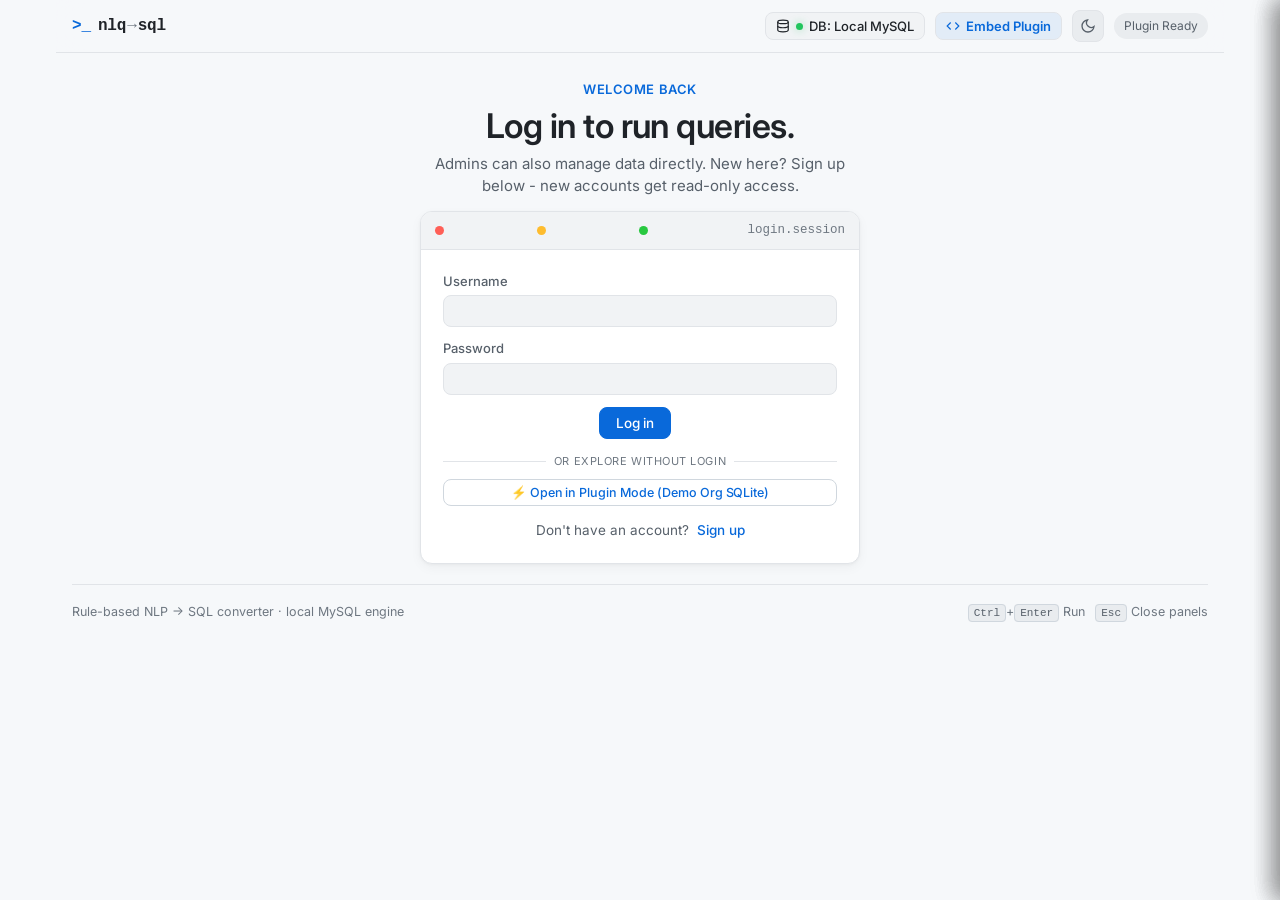
<file: frontend/index.html>
<!DOCTYPE html>
<html lang="en">
<head>
<meta charset="UTF-8">
<meta name="viewport" content="width=device-width, initial-scale=1.0">
<title>NLP to SQL Converter</title>
<link rel="preconnect" href="https://fonts.googleapis.com">
<link rel="preconnect" href="https://fonts.gstatic.com" crossorigin>
<link href="https://fonts.googleapis.com/css2?family=Inter:wght@400;500;600;700&display=swap" rel="stylesheet">
<link rel="stylesheet" href="style.css">
</head>
<body>

<div class="page">

  <header class="site-header">
    <div class="wordmark">
      <span class="wordmark-icon">&gt;_</span>
      <span>nlq<span class="wordmark-arrow">&rarr;</span>sql</span>
    </div>
    <div class="header-right">
      <button type="button" class="header-icon-btn db-source-btn" id="dbSourceBtn" title="Database / Plugin Source" onclick="toggleDrawer('dbDrawer')">
        <svg width="15" height="15" viewBox="0 0 24 24" fill="none" stroke="currentColor" stroke-width="2">
          <ellipse cx="12" cy="5" rx="9" ry="3"></ellipse>
          <path d="M21 12c0 1.66-4 3-9 3s-9-1.34-9-3"></path>
          <path d="M3 5v14c0 1.66 4 3 9 3s9-1.34 9-3V5"></path>
        </svg>
        <span class="db-status-dot active" id="dbHeaderDot"></span>
        <span id="dbSourceLabel">DB: Local MySQL</span>
      </button>
      <button type="button" class="header-icon-btn embed-toggle-btn" id="embedToggleBtn" title="Embed as Plugin in your App" onclick="toggleDrawer('embedDrawer')">
        <svg width="15" height="15" viewBox="0 0 24 24" fill="none" stroke="currentColor" stroke-width="2">
          <polyline points="16 18 22 12 16 6"></polyline>
          <polyline points="8 6 2 12 8 18"></polyline>
        </svg>
        <span>Embed Plugin</span>
      </button>
      <button type="button" class="header-icon-btn" id="schemaToggleBtn" title="Database Schema Explorer" onclick="toggleDrawer('schemaDrawer')" style="display:none;">
        <svg width="15" height="15" viewBox="0 0 24 24" fill="none" stroke="currentColor" stroke-width="2">
          <path d="M4 6h16M4 12h16M4 18h16"></path>
          <rect x="2" y="3" width="20" height="18" rx="2"></rect>
        </svg>
        <span>Schema</span>
      </button>
      <button type="button" class="header-icon-btn" id="historyToggleBtn" title="Query History" onclick="toggleDrawer('historyDrawer')" style="display:none;">
        <svg width="15" height="15" viewBox="0 0 24 24" fill="none" stroke="currentColor" stroke-width="2">
          <circle cx="12" cy="12" r="10"></circle>
          <polyline points="12 6 12 12 16 14"></polyline>
        </svg>
        <span>History</span>
      </button>
      <button type="button" class="theme-toggle-btn" id="themeToggleBtn" title="Toggle dark / light mode" onclick="toggleTheme()" aria-label="Toggle theme">
        <svg class="sun-icon" width="16" height="16" viewBox="0 0 24 24" fill="none" stroke="currentColor" stroke-width="2">
          <circle cx="12" cy="12" r="5"></circle>
          <line x1="12" y1="1" x2="12" y2="3"></line>
          <line x1="12" y1="21" x2="12" y2="23"></line>
          <line x1="4.22" y1="4.22" x2="5.64" y2="5.64"></line>
          <line x1="18.36" y1="18.36" x2="19.78" y2="19.78"></line>
          <line x1="1" y1="12" x2="3" y2="12"></line>
          <line x1="21" y1="12" x2="23" y2="12"></line>
          <line x1="4.22" y1="19.78" x2="5.64" y2="18.36"></line>
          <line x1="18.36" y1="5.64" x2="19.78" y2="4.22"></line>
        </svg>
        <svg class="moon-icon" width="16" height="16" viewBox="0 0 24 24" fill="none" stroke="currentColor" stroke-width="2">
          <path d="M21 12.79A9 9 0 1 1 11.21 3 7 7 0 0 0 21 12.79z"></path>
        </svg>
      </button>
      <span class="header-tag" id="headerTag">Plugin Ready</span>
      <div class="user-badge" id="userBadge" style="display:none;">
        <span class="user-badge-indicator"></span>
        <span id="userBadgeText"></span>
        <button type="button" class="btn btn-ghost btn-small" onclick="logout()">Log out</button>
      </div>
    </div>
  </header>

  <!-- ---------------- AUTH SCREEN ---------------- -->
  <main class="main" id="authScreen">

    <section class="hero">
      <p class="eyebrow">Welcome back</p>
      <h1>Log in to run queries.</h1>
      <p class="hero-sub">Admins can also manage data directly. New here? Sign up below - new accounts get read-only access.</p>
    </section>

    <section class="console auth-console" aria-label="Login">

      <div class="console-bar">
        <span class="dot dot-red"></span>
        <span class="dot dot-amber"></span>
        <span class="dot dot-green"></span>
        <span class="console-bar-label" id="authModeLabel">login.session</span>
      </div>

      <div class="console-body">

        <div class="field-row">
          <label class="field-label" for="authUsername">Username</label>
          <input type="text" id="authUsername" class="field-input" autocomplete="username">
        </div>

        <div class="field-row">
          <label class="field-label" for="authPassword">Password</label>
          <input type="password" id="authPassword" class="field-input" autocomplete="current-password">
        </div>

        <div class="console-actions">
          <button id="authSubmitBtn" class="btn btn-primary" onclick="submitAuth()">
            <span class="btn-label" id="authSubmitLabel">Log in</span>
          </button>
          <span id="authStatusText" class="status-text"></span>
        </div>

        <div class="auth-plugin-divider">
          <span>or explore without login</span>
        </div>
        <div class="auth-plugin-actions" style="margin-bottom: 14px;">
          <button type="button" class="btn btn-secondary btn-small" onclick="selectDbPreset('demo')" style="width:100%; justify-content:center;">
            <span>⚡ Open in Plugin Mode (Demo Org SQLite)</span>
          </button>
        </div>

        <p class="auth-toggle">
          <span id="authToggleText">Don't have an account?</span>
          <button type="button" class="link-btn" id="authToggleBtn" onclick="toggleAuthMode()">Sign up</button>
        </p>

      </div>

    </section>

  </main>

  <!-- ---------------- MAIN APP (hidden until logged in) ---------------- -->
  <main class="main" id="appSection" style="display:none;">

    <section class="hero">
      <p class="eyebrow">English in, SQL out</p>
      <h1>Ask your database a question.</h1>
      <p class="hero-sub">Type a question the way you'd ask a colleague. The converter maps it to intent, columns, and conditions, then builds the query for you.</p>
    </section>

    <section class="console" aria-label="Query console">

      <div class="console-bar">
        <div class="console-bar-left">
          <span class="dot dot-red"></span>
          <span class="dot dot-amber"></span>
          <span class="dot dot-green"></span>
          <span class="console-bar-label">query.session</span>
        </div>
        <div class="shortcut-hint">
          <span><kbd>Ctrl</kbd>+<kbd>Enter</kbd> to run</span>
        </div>
      </div>

      <div class="console-body">
        <div class="prompt-row">
          <span class="prompt-caret">&gt;</span>
          <textarea id="userInput" placeholder="e.g. show students with marks above 80" rows="2"></textarea>
          <div class="prompt-actions">
            <button type="button" class="icon-action-btn" id="clearInputBtn" onclick="clearInput()" title="Clear prompt (Esc)" style="display:none;">
              <svg width="14" height="14" viewBox="0 0 24 24" fill="none" stroke="currentColor" stroke-width="2">
                <line x1="18" y1="6" x2="6" y2="18"></line>
                <line x1="6" y1="6" x2="18" y2="18"></line>
              </svg>
            </button>
            <button type="button" class="mic-btn" id="micBtn" onclick="toggleMic()" title="Speak your question">
              <svg width="18" height="18" viewBox="0 0 24 24" fill="none" stroke="currentColor" stroke-width="2">
                <path d="M12 1a3 3 0 0 0-3 3v8a3 3 0 0 0 6 0V4a3 3 0 0 0-3-3z"></path>
                <path d="M19 10v2a7 7 0 0 1-14 0v-2"></path>
                <line x1="12" y1="19" x2="12" y2="23"></line>
                <line x1="8" y1="23" x2="16" y2="23"></line>
              </svg>
            </button>
          </div>
        </div>

        <div class="query-progress-bar" id="queryProgressBar" style="display:none;">
          <div class="progress-indicator"></div>
        </div>

        <div class="console-actions">
          <button id="runBtn" class="btn btn-primary" onclick="showSQL()">
            <span class="btn-label">Run query</span>
            <svg class="btn-icon" width="14" height="14" viewBox="0 0 24 24" fill="none" stroke="currentColor" stroke-width="2.5">
              <polygon points="5 3 19 12 5 21 5 3"></polygon>
            </svg>
          </button>
          <button type="button" id="doneBtn" class="btn btn-secondary" onclick="finishAndClearQuery()" title="Finish and clear query prompt for new search">
            <svg width="14" height="14" viewBox="0 0 24 24" fill="none" stroke="currentColor" stroke-width="2.5">
              <polyline points="20 6 9 17 4 12"></polyline>
            </svg>
            <span>Done / Clear</span>
          </button>
          <span id="statusText" class="status-text"></span>
        </div>

        <div class="chips-container">
          <span class="chips-label">Sample queries:</span>
          <div class="chips" id="chips">
            <button type="button" class="chip" data-q="show all courses">show all courses</button>
            <button type="button" class="chip" data-q="show marks above 60">marks above 60</button>
            <button type="button" class="chip" data-q="show students with marks above 80">students with marks above 80</button>
            <button type="button" class="chip" data-q="average marks per subject">average marks per subject</button>
            <button type="button" class="chip" data-q="show project names along with their lead employees">projects and their leads</button>
          </div>
        </div>
      </div>

    </section>

    <section class="sql-box" id="sqlSection">
      <div class="panel-head">
        <div class="panel-head-left">
          <h3>Generated SQL</h3>
          <span id="executionTimeBadge" class="time-badge" style="display:none;"></span>
        </div>
        <div class="panel-head-right">
          <span id="sqlSourceBadge" class="source-badge" style="display:none;"></span>
          <button type="button" class="btn btn-ghost btn-small" id="formatBtn" onclick="formatCurrentSQL()" title="Format SQL layout">
            <svg width="12" height="12" viewBox="0 0 24 24" fill="none" stroke="currentColor" stroke-width="2"><line x1="21" y1="10" x2="3" y2="10"></line><line x1="21" y1="6" x2="3" y2="6"></line><line x1="21" y1="14" x2="3" y2="14"></line><line x1="21" y1="18" x2="3" y2="18"></line></svg>
            Format
          </button>
          <button type="button" class="btn btn-ghost btn-small" id="explainBtn" onclick="toggleExplainSQL()" title="Explain this query">
            <svg width="12" height="12" viewBox="0 0 24 24" fill="none" stroke="currentColor" stroke-width="2"><circle cx="12" cy="12" r="10"></circle><line x1="12" y1="16" x2="12" y2="12"></line><line x1="12" y1="8" x2="12.01" y2="8"></line></svg>
            Explain
          </button>
          <button type="button" class="btn btn-ghost btn-small" id="copyBtn" onclick="copySQL()">
            <svg width="12" height="12" viewBox="0 0 24 24" fill="none" stroke="currentColor" stroke-width="2"><rect x="9" y="9" width="13" height="13" rx="2" ry="2"></rect><path d="M5 15H4a2 2 0 0 1-2-2V4a2 2 0 0 1 2-2h9a2 2 0 0 1 2 2v1"></path></svg>
            Copy
          </button>
        </div>
      </div>

      <div class="sql-code-container">
        <pre class="query" id="queryOutput"></pre>
      </div>

      <div id="queryExplanationBox" class="query-explanation-box" style="display:none;">
        <div class="explanation-title">
          <svg width="14" height="14" viewBox="0 0 24 24" fill="none" stroke="currentColor" stroke-width="2"><circle cx="12" cy="12" r="10"></circle><line x1="12" y1="16" x2="12" y2="12"></line><line x1="12" y1="8" x2="12.01" y2="8"></line></svg>
          <span>Query Analysis</span>
        </div>
        <div class="explanation-content" id="queryExplanationContent"></div>
      </div>

      <div class="sql-footer-bar">
        <button class="btn btn-secondary" onclick="showOutput()">Show output</button>
        <label class="auto-output-toggle">
          <input type="checkbox" id="autoShowOutputToggle" checked>
          <span>Auto-display results</span>
        </label>
      </div>
    </section>

    <section class="output-box" id="outputSection">
      <div class="panel-head output-panel-head">
        <div class="panel-head-left">
          <h3>Query result</h3>
          <span class="row-count" id="rowCount"></span>
        </div>
        <div class="table-tools">
          <div class="table-search-wrap">
            <svg width="13" height="13" viewBox="0 0 24 24" fill="none" stroke="currentColor" stroke-width="2"><circle cx="11" cy="11" r="8"></circle><line x1="21" y1="21" x2="16.65" y2="16.65"></line></svg>
            <input type="text" id="tableSearchInput" placeholder="Filter rows..." oninput="filterResultsTable(this.value)">
          </div>
          <button type="button" class="btn btn-ghost btn-small" onclick="exportToCSV()" title="Export results as CSV file">
            <svg width="12" height="12" viewBox="0 0 24 24" fill="none" stroke="currentColor" stroke-width="2"><path d="M21 15v4a2 2 0 0 1-2 2H5a2 2 0 0 1-2-2v-4"></path><polyline points="7 10 12 15 17 10"></polyline><line x1="12" y1="15" x2="12" y2="3"></line></svg>
            CSV
          </button>
          <button type="button" class="btn btn-ghost btn-small" onclick="exportToJSON()" title="Export results as JSON file">
            <svg width="12" height="12" viewBox="0 0 24 24" fill="none" stroke="currentColor" stroke-width="2"><path d="M21 15v4a2 2 0 0 1-2 2H5a2 2 0 0 1-2-2v-4"></path><polyline points="7 10 12 15 17 10"></polyline><line x1="12" y1="15" x2="12" y2="3"></line></svg>
            JSON
          </button>
          <button type="button" class="btn btn-ghost btn-small" id="copyTableBtn" onclick="copyTableData()" title="Copy table to clipboard">
            <svg width="12" height="12" viewBox="0 0 24 24" fill="none" stroke="currentColor" stroke-width="2"><rect x="9" y="9" width="13" height="13" rx="2" ry="2"></rect><path d="M5 15H4a2 2 0 0 1-2-2V4a2 2 0 0 1 2-2h9a2 2 0 0 1 2 2v1"></path></svg>
            Copy
          </button>
        </div>
      </div>
      <div class="table-wrap">
        <table id="resultsTable"></table>
      </div>
      <div id="noResultsFiltered" class="empty-table-state" style="display:none;">
        <p>No rows match your filter keyword.</p>
      </div>
    </section>

    <!-- Query feedback chatbot: appears after a query has been run, asks
         whether the result is satisfactory, and lets the user refine it
         with follow-up feedback instead of re-typing the whole question. -->
    <section class="chat-box" id="chatSection" style="display:none;">
      <div class="panel-head">
        <div class="panel-head-left">
          <h3>Refine this result</h3>
          <span class="agent-pill">Iterative Agent</span>
        </div>
      </div>

      <div class="chat-log" id="chatLog"></div>

      <div class="chat-satisfaction" id="chatSatisfaction">
        <p class="chat-prompt">Does this query and output satisfy you?</p>
        <div class="chat-satisfaction-buttons">
          <button type="button" class="btn btn-primary btn-small" onclick="handleSatisfaction(true)">
            <svg width="12" height="12" viewBox="0 0 24 24" fill="none" stroke="currentColor" stroke-width="2.5"><polyline points="20 6 9 17 4 12"></polyline></svg>
            Yes, looks good (Done)
          </button>
          <button type="button" class="btn btn-ghost btn-small" onclick="handleSatisfaction(false)">No, refine it</button>
        </div>
      </div>

      <div class="chat-feedback-input" id="chatFeedbackInput" style="display:none;">
        <div class="quick-refine-pills">
          <span class="quick-refine-hint">Suggestions:</span>
          <div class="quick-pills-wrap" id="quickPillsWrap">
            <button type="button" class="quick-pill" onclick="applyQuickRefine('sort by marks descending')">sort descending</button>
            <button type="button" class="quick-pill" onclick="applyQuickRefine('limit to 5')">limit 5</button>
            <button type="button" class="quick-pill" onclick="applyQuickRefine('only show name and marks')">show key columns</button>
            <button type="button" class="quick-pill" onclick="applyQuickRefine('group by subject')">group by subject</button>
          </div>
        </div>
        <textarea id="chatFeedbackText" rows="2" placeholder="e.g. only show name and marks / sort by budget descending / show only employees from Bangalore"></textarea>
        <div class="console-actions">
          <button type="button" class="btn btn-primary btn-small" id="chatSubmitBtn" onclick="submitChatFeedback()">Send</button>
          <span id="chatStatusText" class="status-text"></span>
        </div>
      </div>
    </section>

    <!-- Admin panel -->
    <section class="admin-box" id="adminSection" style="display:none;">
      <div class="panel-head">
        <h3>Admin</h3>
      </div>

      <div class="admin-tabs" id="adminTabs">
        <button type="button" class="admin-tab active" data-tab="insert">Insert</button>
        <button type="button" class="admin-tab" data-tab="update">Update</button>
        <button type="button" class="admin-tab" data-tab="delete">Delete</button>
        <button type="button" class="admin-tab" data-tab="column">Add Column</button>
        <button type="button" class="admin-tab" data-tab="table">Add Table</button>
        <button type="button" class="admin-tab" data-tab="droptable">Delete Table</button>
      </div>

      <div class="field-row" id="adminTableSelectRow">
        <label class="field-label" for="adminTableSelect">Table</label>
        <select id="adminTableSelect" class="field-input"></select>
      </div>

      <!-- INSERT panel -->
      <div class="admin-panel" id="adminPanelInsert">
        <div id="insertFields"></div>
        <div class="console-actions">
          <button class="btn btn-primary" onclick="submitInsert()">
            <span class="btn-label">Insert row</span>
          </button>
          <span id="insertStatus" class="status-text"></span>
        </div>
      </div>

      <!-- UPDATE panel -->
      <div class="admin-panel" id="adminPanelUpdate" style="display:none;">
        <p class="field-note">Enter a Row ID or any column value below to auto-fill the record before editing.</p>
        <div class="field-row">
          <label class="field-label" for="updateId">Row ID</label>
          <input type="text" id="updateId" class="field-input" placeholder="e.g. 1">
        </div>
        <div id="updateFields"></div>
        <div class="console-actions">
          <button class="btn btn-primary" onclick="submitUpdate()">
            <span class="btn-label">Update row</span>
          </button>
          <button type="button" class="btn btn-ghost" onclick="clearUpdateForm()">Clear form</button>
          <span id="updateStatus" class="status-text"></span>
        </div>
      </div>

      <!-- DELETE panel -->
      <div class="admin-panel" id="adminPanelDelete" style="display:none;">
        <p class="field-note">Enter a Row ID or any column value below to auto-fill matching records and delete.</p>
        <div class="field-row">
          <label class="field-label" for="deleteId">Row ID</label>
          <input type="text" id="deleteId" class="field-input" placeholder="e.g. 1">
        </div>
        <div id="deleteFields"></div>
        <div class="console-actions">
          <button class="btn btn-secondary btn-danger" onclick="submitDelete()">
            <span class="btn-label">Delete row</span>
          </button>
          <button type="button" class="btn btn-ghost" onclick="clearDeleteForm()">Clear form</button>
          <span id="deleteStatus" class="status-text"></span>
        </div>
      </div>

      <!-- ADD COLUMN panel -->
      <div class="admin-panel" id="adminPanelColumn" style="display:none;">
        <div class="field-row">
          <label class="field-label" for="newColumnName">Column name</label>
          <input type="text" id="newColumnName" class="field-input" placeholder="e.g. bonus">
        </div>

        <div class="field-row">
          <label class="field-label" for="newColumnType">Column type</label>
          <input type="text" id="newColumnType" class="field-input" placeholder="e.g. VARCHAR(255), INT, DATE">
        </div>

        <div class="field-row">
          <label class="field-label" for="newColumnDefault">Default value (optional)</label>
          <input type="text" id="newColumnDefault" class="field-input">
        </div>

        <div class="field-row field-row-checkbox">
          <label class="field-label checkbox-label">
            <input type="checkbox" id="newColumnNullable" checked>
            Allow NULL
          </label>
        </div>

        <div class="console-actions">
          <button class="btn btn-primary" onclick="submitAddColumn()">
            <span class="btn-label">Add column</span>
          </button>
          <span id="columnStatus" class="status-text"></span>
        </div>
      </div>

      <!-- ADD TABLE panel -->
      <div class="admin-panel" id="adminPanelTable" style="display:none;">
        <div class="field-row">
          <label class="field-label" for="newTableName">Table name</label>
          <input type="text" id="newTableName" class="field-input" placeholder="e.g. products">
        </div>

        <p class="field-note">Every table gets an auto-incrementing <code>id</code> column automatically. Add any other columns below (optional - you can also add them later from the "Add Column" tab).</p>

        <div id="newTableColumns"></div>

        <button type="button" class="btn btn-ghost btn-small" onclick="addTableColumnRow()">+ Add column</button>

        <div class="console-actions">
          <button class="btn btn-primary" onclick="submitCreateTable()">
            <span class="btn-label">Create table</span>
          </button>
          <span id="tableStatus" class="status-text"></span>
        </div>
      </div>

      <!-- DELETE TABLE panel -->
      <div class="admin-panel" id="adminPanelDropTable" style="display:none;">
        <p class="field-note field-note-warning">
          This permanently deletes <strong id="dropTableTargetName">this table</strong> and every row in it. This can't be undone.
        </p>

        <div class="field-row">
          <label class="field-label" for="dropTableConfirmInput">Type the table name to confirm</label>
          <input type="text" id="dropTableConfirmInput" class="field-input" placeholder="table name" autocomplete="off">
        </div>

        <div class="console-actions">
          <button class="btn btn-secondary btn-danger" onclick="submitDropTable()">
            <span class="btn-label">Delete table</span>
          </button>
          <span id="dropTableStatus" class="status-text"></span>
        </div>
      </div>

    </section>

  </main>

  <footer class="site-footer">
    <div class="footer-content">
      <span>Rule-based NLP &rarr; SQL converter &middot; local MySQL engine</span>
      <div class="footer-shortcuts">
        <span><kbd>Ctrl</kbd>+<kbd>Enter</kbd> Run</span>
        <span><kbd>Esc</kbd> Close panels</span>
      </div>
    </div>
  </footer>

</div>

<!-- ---------------- SCHEMA EXPLORER DRAWER ---------------- -->
<aside class="drawer" id="schemaDrawer" aria-label="Database Schema">
  <div class="drawer-header">
    <div class="drawer-title-group">
      <svg width="18" height="18" viewBox="0 0 24 24" fill="none" stroke="currentColor" stroke-width="2">
        <path d="M4 6h16M4 12h16M4 18h16"></path>
        <rect x="2" y="3" width="20" height="18" rx="2"></rect>
      </svg>
      <h3>Database Schema</h3>
    </div>
    <button type="button" class="drawer-close-btn" onclick="closeDrawer('schemaDrawer')" title="Close">&times;</button>
  </div>
  <div class="drawer-body">
    <div class="drawer-search-wrap">
      <svg width="14" height="14" viewBox="0 0 24 24" fill="none" stroke="currentColor" stroke-width="2"><circle cx="11" cy="11" r="8"></circle><line x1="21" y1="21" x2="16.65" y2="16.65"></line></svg>
      <input type="text" id="schemaSearchInput" placeholder="Search tables or columns..." oninput="filterSchemaTree(this.value)">
    </div>
    <p class="drawer-tip">Click any table or column name below to insert it into your prompt.</p>
    <div class="schema-tree" id="schemaTree">
      <div class="schema-loading">Loading schema...</div>
    </div>
  </div>
</aside>

<!-- ---------------- QUERY HISTORY DRAWER ---------------- -->
<aside class="drawer" id="historyDrawer" aria-label="Query History">
  <div class="drawer-header">
    <div class="drawer-title-group">
      <svg width="18" height="18" viewBox="0 0 24 24" fill="none" stroke="currentColor" stroke-width="2">
        <circle cx="12" cy="12" r="10"></circle>
        <polyline points="12 6 12 12 16 14"></polyline>
      </svg>
      <h3>Query History</h3>
    </div>
    <div class="drawer-header-actions">
      <button type="button" class="btn btn-ghost btn-small" onclick="clearQueryHistory()">Clear</button>
      <button type="button" class="drawer-close-btn" onclick="closeDrawer('historyDrawer')" title="Close">&times;</button>
    </div>
  </div>
  <div class="drawer-body">
    <div class="history-list" id="historyList">
      <div class="empty-history-text">No queries executed yet.</div>
    </div>
  </div>
</aside>

<!-- ---------------- DATABASE / PLUGIN DRAWER ---------------- -->
<aside class="drawer drawer-wide" id="dbDrawer" aria-label="Database Settings">
  <div class="drawer-header">
    <div class="drawer-title-group">
      <svg width="18" height="18" viewBox="0 0 24 24" fill="none" stroke="currentColor" stroke-width="2">
        <ellipse cx="12" cy="5" rx="9" ry="3"></ellipse>
        <path d="M21 12c0 1.66-4 3-9 3s-9-1.34-9-3"></path>
        <path d="M3 5v14c0 1.66 4 3 9 3s9-1.34 9-3V5"></path>
      </svg>
      <h3>Database & Plugin Source</h3>
    </div>
    <button type="button" class="drawer-close-btn" onclick="closeDrawer('dbDrawer')" title="Close">&times;</button>
  </div>
  <div class="drawer-body">
    <p class="drawer-tip">Select which database your natural language queries run against. External databases use the dynamic AI engine.</p>
    
    <div class="db-source-card" id="dbStatusCard">
      <div class="db-source-header">
        <span class="db-indicator active" id="dbActiveDot"></span>
        <strong id="dbActiveTitle">Local MySQL Database</strong>
        <span class="db-pill" id="dbActivePill">Default</span>
      </div>
      <p class="db-source-meta" id="dbActiveMeta">Connected to demo schema (students, faculty, courses, projects).</p>
    </div>

    <div class="db-presets-group">
      <label class="field-label">Quick Presets</label>
      <div class="db-presets-buttons">
        <button type="button" class="btn btn-secondary btn-small preset-btn active" id="presetLocalBtn" onclick="selectDbPreset('local')">
          <span>● Local MySQL</span>
        </button>
        <button type="button" class="btn btn-secondary btn-small preset-btn" id="presetDemoBtn" onclick="selectDbPreset('demo')">
          <span>⚡ Org Demo (SQLite)</span>
        </button>
      </div>
    </div>

    <div class="db-config-section">
      <label class="field-label">Custom Organization Database</label>
      
      <div class="field-row">
        <label class="field-label-sm" for="dbTenantKey">Organization API Key</label>
        <input type="text" id="dbTenantKey" class="field-input" placeholder="e.g. demo, acme_corp" value="demo">
        <span class="field-hint">Configured server-side in <code>PLUGIN_TENANTS</code>.</span>
      </div>

      <div class="field-row" style="margin-top: 10px;">
        <label class="field-label-sm" for="dbCustomUrl">Direct Connection URI (Optional)</label>
        <input type="text" id="dbCustomUrl" class="field-input" placeholder="e.g. sqlite:///data.db or postgresql://user:pass@host/db">
        <span class="field-hint">Supports SQLite, PostgreSQL, MySQL via SQLAlchemy.</span>
      </div>

      <div class="db-action-row">
        <button type="button" class="btn btn-primary btn-small" id="dbConnectBtn" onclick="testAndApplyDbConnection()">
          <span id="dbConnectLabel">Connect & Switch</span>
        </button>
        <span id="dbConnectStatus" class="status-text"></span>
      </div>
    </div>

    <div class="db-info-box">
      <strong>🔒 Enterprise Security:</strong>
      <ul>
        <li>Strict read-only safety: <code>SELECT</code> queries only.</li>
        <li>Destructive commands (DROP, DELETE, UPDATE) are blocked.</li>
        <li>Schema is discovered dynamically without saving raw records.</li>
      </ul>
    </div>
  </div>
</aside>

<!-- ---------------- EMBED PLUGIN DRAWER ---------------- -->
<aside class="drawer drawer-wide" id="embedDrawer" aria-label="Embed Plugin">
  <div class="drawer-header">
    <div class="drawer-title-group">
      <svg width="18" height="18" viewBox="0 0 24 24" fill="none" stroke="currentColor" stroke-width="2">
        <polyline points="16 18 22 12 16 6"></polyline>
        <polyline points="8 6 2 12 8 18"></polyline>
      </svg>
      <h3>Embed as Plugin</h3>
    </div>
    <button type="button" class="drawer-close-btn" onclick="closeDrawer('embedDrawer')" title="Close">&times;</button>
  </div>
  <div class="drawer-body">
    <p class="drawer-tip">Embed this natural language query assistant directly into your company portal or internal website.</p>

    <div class="embed-section">
      <div class="embed-section-title">
        <strong>1. Drop-in HTML Widget</strong>
        <span class="db-pill">Zero dependencies</span>
      </div>
      <p class="embed-section-sub">Add this single <code>&lt;script&gt;</code> tag to any page. It adds a floating, branded query widget.</p>
      
      <div class="code-snippet-wrap">
        <pre><code id="embedScriptCode">&lt;!-- NLP to SQL Assistant Widget --&gt;
&lt;script 
  src="http://127.0.0.1:5000/static/nlp-widget.js" 
  data-api-base="http://127.0.0.1:5000" 
  data-api-key="demo" 
  data-title="Data Assistant" 
  data-theme="auto"&gt;
&lt;/script&gt;</code></pre>
        <button type="button" class="btn btn-ghost btn-small copy-btn" onclick="copyEmbedSnippet('embedScriptCode', this)">Copy Widget Code</button>
      </div>

      <div style="margin-top: 12px;">
        <a href="/plugin/demo" target="_blank" class="btn btn-secondary btn-small" style="display:inline-flex; align-items:center; gap:6px; text-decoration:none;">
          <svg width="13" height="13" viewBox="0 0 24 24" fill="none" stroke="currentColor" stroke-width="2"><path d="M18 13v6a2 2 0 0 1-2 2H5a2 2 0 0 1-2-2V8a2 2 0 0 1 2-2h6"></path><polyline points="15 3 21 3 21 9"></polyline><line x1="10" y1="14" x2="21" y2="3"></line></svg>
          <span>Launch Live Widget Demo</span>
        </a>
      </div>
    </div>

    <div class="embed-section" style="margin-top: 20px;">
      <div class="embed-section-title">
        <strong>2. Headless REST API</strong>
        <span class="db-pill">cURL / Backend</span>
      </div>
      <p class="embed-section-sub">Query your database programmatically from your backend, microservice, or React/Vue app.</p>
      
      <div class="code-snippet-wrap">
        <pre><code id="embedCurlCode">curl -X POST http://127.0.0.1:5000/api/v1/plugin/query \
  -H "Content-Type: application/json" \
  -H "X-API-Key: demo" \
  -d '{"question": "show all employees with salary above 80000"}'</code></pre>
        <button type="button" class="btn btn-ghost btn-small copy-btn" onclick="copyEmbedSnippet('embedCurlCode', this)">Copy cURL</button>
      </div>
    </div>

    <div class="embed-section" style="margin-top: 20px;">
      <div class="embed-section-title">
        <strong>3. Supported Databases</strong>
      </div>
      <div class="db-dialect-tags">
        <span class="dialect-tag">PostgreSQL</span>
        <span class="dialect-tag">MySQL</span>
        <span class="dialect-tag">SQLite</span>
        <span class="dialect-tag">MS SQL Server</span>
        <span class="dialect-tag">Snowflake</span>
        <span class="dialect-tag">MariaDB</span>
      </div>
    </div>
  </div>
</aside>

<div class="drawer-backdrop" id="drawerBackdrop" onclick="closeAllDrawers()"></div>
<div class="toast" id="toastNotification"></div>

<script src="script.js"></script>
</body>
</html>
</file>
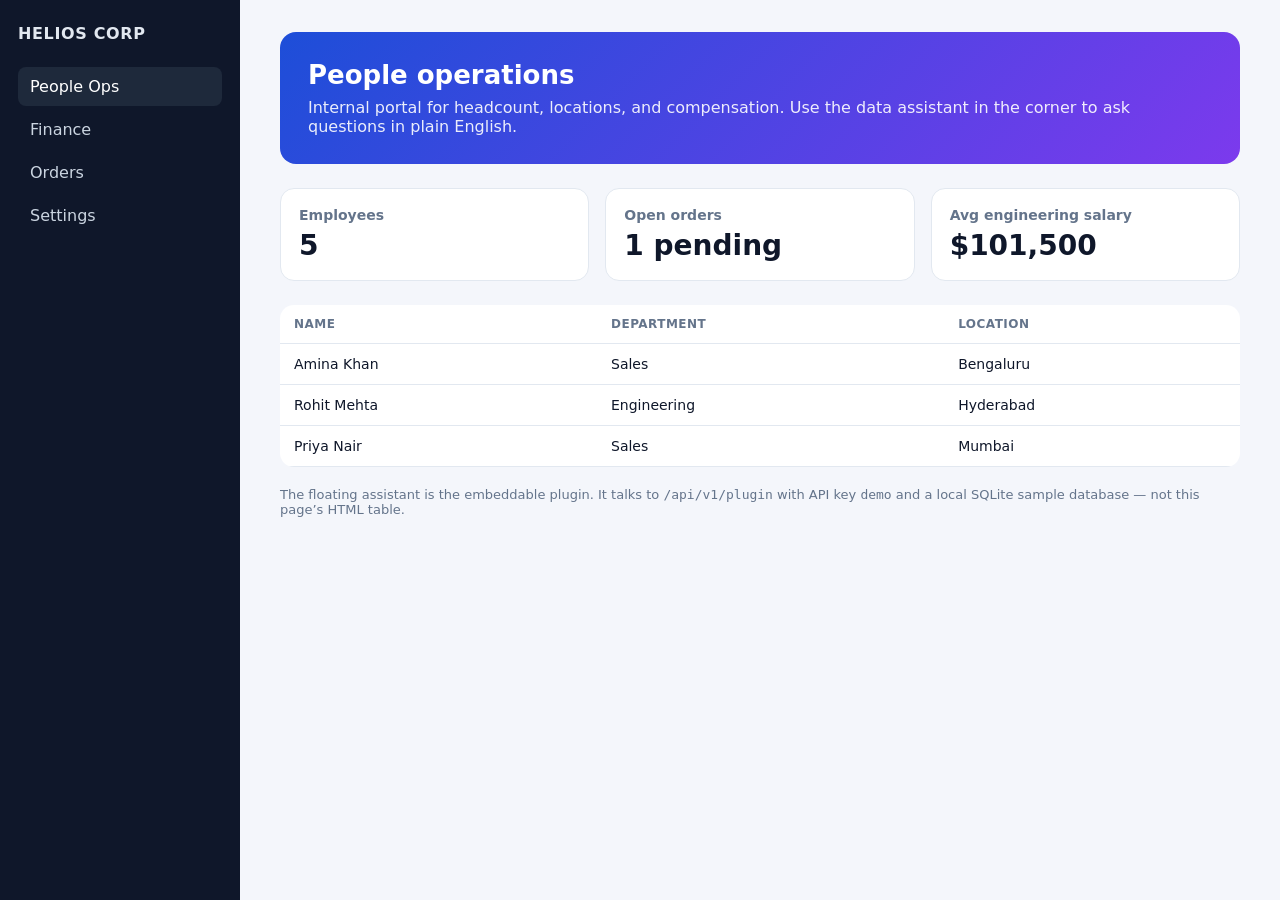
<file: frontend/widget/demo.html>
<!DOCTYPE html>
<html lang="en">
<head>
  <meta charset="UTF-8" />
  <meta name="viewport" content="width=device-width, initial-scale=1.0" />
  <title>Helios Corp · People Ops</title>
  <style>
    :root { --bg:#f4f6fb; --card:#fff; --ink:#0f172a; --muted:#64748b; --line:#e2e8f0; --brand:#1d4ed8; }
    * { box-sizing: border-box; }
    body { margin: 0; font-family: Inter, Segoe UI, system-ui, sans-serif; background: var(--bg); color: var(--ink); }
    .shell { display: grid; grid-template-columns: 240px 1fr; min-height: 100vh; }
    aside { background: #0f172a; color: #e2e8f0; padding: 24px 18px; }
    aside h1 { font-size: 16px; margin: 0 0 24px; letter-spacing: .04em; }
    aside a { display: block; color: #cbd5e1; text-decoration: none; padding: 10px 12px; border-radius: 8px; margin-bottom: 4px; }
    aside a.active, aside a:hover { background: #1e293b; color: #fff; }
    main { padding: 32px 40px; }
    .hero { background: linear-gradient(135deg, #1d4ed8, #7c3aed); color: #fff; border-radius: 16px; padding: 28px; margin-bottom: 24px; }
    .hero h2 { margin: 0 0 8px; font-size: 26px; }
    .hero p { margin: 0; opacity: .9; }
    .grid { display: grid; grid-template-columns: repeat(3, 1fr); gap: 16px; }
    .card { background: var(--card); border: 1px solid var(--line); border-radius: 14px; padding: 18px; }
    .card h3 { margin: 0 0 6px; font-size: 14px; color: var(--muted); font-weight: 600; }
    .card strong { font-size: 28px; }
    table { width: 100%; border-collapse: collapse; margin-top: 24px; background: var(--card); border-radius: 14px; overflow: hidden; }
    th, td { text-align: left; padding: 12px 14px; border-bottom: 1px solid var(--line); font-size: 14px; }
    th { color: var(--muted); font-size: 12px; text-transform: uppercase; letter-spacing: .04em; }
    .hint { margin-top: 20px; color: var(--muted); font-size: 13px; }
    @media (max-width: 900px) {
      .shell { grid-template-columns: 1fr; }
      aside { display: none; }
      .grid { grid-template-columns: 1fr; }
    }
  </style>
</head>
<body>
  <div class="shell">
    <aside>
      <h1>HELIOS CORP</h1>
      <a class="active" href="#">People Ops</a>
      <a href="#">Finance</a>
      <a href="#">Orders</a>
      <a href="#">Settings</a>
    </aside>
    <main>
      <div class="hero">
        <h2>People operations</h2>
        <p>Internal portal for headcount, locations, and compensation. Use the data assistant in the corner to ask questions in plain English.</p>
      </div>
      <div class="grid">
        <div class="card"><h3>Employees</h3><strong>5</strong></div>
        <div class="card"><h3>Open orders</h3><strong>1 pending</strong></div>
        <div class="card"><h3>Avg engineering salary</h3><strong>$101,500</strong></div>
      </div>
      <table>
        <thead>
          <tr><th>Name</th><th>Department</th><th>Location</th></tr>
        </thead>
        <tbody>
          <tr><td>Amina Khan</td><td>Sales</td><td>Bengaluru</td></tr>
          <tr><td>Rohit Mehta</td><td>Engineering</td><td>Hyderabad</td></tr>
          <tr><td>Priya Nair</td><td>Sales</td><td>Mumbai</td></tr>
        </tbody>
      </table>
      <p class="hint">The floating assistant is the embeddable plugin. It talks to <code>/api/v1/plugin</code> with API key <code>demo</code> and a local SQLite sample database — not this page’s HTML table.</p>
    </main>
  </div>

  <script
    src="http://localhost:5000/static/nlp-widget.js"
    data-api-base="http://localhost:5000"
    data-api-key="demo"
    data-title="Helios Data Assistant"
    data-theme="auto">
  </script>
</body>
</html>
</file>
<file: frontend/style.css>
:root {
  --bg: #f6f8fa;
  --panel: #ffffff;
  --panel-alt: #f1f3f5;
  --panel-alt-2: #e9ecef;
  --border: #d0d7de;
  --border-soft: #e1e4e8;
  --text: #1f2328;
  --text-muted: #57606a;
  --text-dim: #6e7781;
  --accent: #0969da;
  --accent-hover: #085cc0;
  --accent-dim: #054da0;
  --accent-soft: rgba(9, 105, 218, 0.08);
  --teal: #1a7f37;
  --teal-soft: rgba(26, 127, 55, 0.1);
  --error: #cf222e;
  --error-soft: rgba(207, 34, 46, 0.08);
  --font-sans: -apple-system, BlinkMacSystemFont, "Segoe UI", "SF Pro Display", "Inter", Helvetica, Arial, sans-serif;
  --font-mono: ui-monospace, "SF Mono", "SFMono-Regular", Menlo, Consolas, "Liberation Mono", monospace;
  --radius-sm: 6px;
  --radius: 8px;
  --radius-lg: 12px;
  --shadow-card: 0 1px 3px rgba(0, 0, 0, 0.04), 0 4px 12px rgba(0, 0, 0, 0.04);
  --shadow-card-hover: 0 2px 6px rgba(0, 0, 0, 0.06), 0 8px 20px rgba(0, 0, 0, 0.06);

  /* SQL syntax highlighting tokens (light) */
  --sql-kw: #cf222e;
  --sql-fn: #8250df;
  --sql-str: #0a3069;
  --sql-num: #953800;
  --sql-ident: #116329;
  --sql-comment: #6e7781;
}

[data-theme="dark"] {
  --bg: #0d1117;
  --panel: #161b22;
  --panel-alt: #1c2128;
  --panel-alt-2: #21262d;
  --border: #30363d;
  --border-soft: #21262d;
  --text: #f0f6fc;
  --text-muted: #c9d1d9;
  --text-dim: #8b949e;
  --accent: #58a6ff;
  --accent-hover: #79c0ff;
  --accent-dim: #a5d6ff;
  --accent-soft: rgba(88, 166, 255, 0.12);
  --teal: #3fb950;
  --teal-soft: rgba(63, 185, 80, 0.12);
  --error: #f85149;
  --error-soft: rgba(248, 81, 73, 0.12);
  --shadow-card: 0 1px 3px rgba(0, 0, 0, 0.3), 0 6px 18px rgba(0, 0, 0, 0.25);
  --shadow-card-hover: 0 2px 6px rgba(0, 0, 0, 0.4), 0 10px 24px rgba(0, 0, 0, 0.35);

  /* SQL syntax highlighting tokens (dark) */
  --sql-kw: #ff7b72;
  --sql-fn: #d2a8ff;
  --sql-str: #a5d6ff;
  --sql-num: #ffa657;
  --sql-ident: #7ee787;
  --sql-comment: #8b949e;
}

* {
  box-sizing: border-box;
}

body {
  margin: 0;
  font-family: var(--font-sans);
  font-size: 14.5px;
  line-height: 1.5;
  background: var(--bg);
  color: var(--text);
  -webkit-font-smoothing: antialiased;
  -moz-osx-font-smoothing: grayscale;
}

.page {
  max-width: 1200px;
  margin: 0 auto;
  padding: 0 clamp(16px, 3vw, 32px);
}

/* ---------------- Header ---------------- */

.site-header {
  position: sticky;
  top: 0;
  z-index: 20;
  display: flex;
  flex-wrap: wrap;
  align-items: center;
  justify-content: space-between;
  gap: 8px 12px;
  padding: 10px 0;
  margin: 0 -16px;
  padding-left: 16px;
  padding-right: 16px;
  background: color-mix(in srgb, var(--bg) 88%, transparent);
  backdrop-filter: saturate(180%) blur(12px);
  -webkit-backdrop-filter: saturate(180%) blur(12px);
  border-bottom: 1px solid var(--border-soft);
  transition: background 0.2s ease, border-color 0.2s ease;
}

.wordmark {
  display: flex;
  align-items: center;
  gap: 7px;
  font-family: var(--font-mono);
  font-size: 16px;
  font-weight: 600;
  letter-spacing: -0.01em;
  color: var(--text);
}

.wordmark-icon {
  color: var(--accent);
}

.wordmark-arrow {
  color: var(--text-dim);
  margin: 0 1px;
}

.header-right {
  display: flex;
  flex-wrap: wrap;
  align-items: center;
  gap: 8px 10px;
}

.header-tag {
  font-size: 12px;
  color: var(--text-muted);
  background: var(--panel-alt-2);
  padding: 4px 10px;
  border-radius: 980px;
}

.user-badge {
  display: flex;
  align-items: center;
  gap: 8px;
  font-family: var(--font-sans);
  font-size: 13px;
  color: var(--text-muted);
}

.user-badge-indicator {
  width: 7px;
  height: 7px;
  border-radius: 50%;
  background: #2da44e;
  display: inline-block;
  box-shadow: 0 0 0 2px rgba(45, 164, 78, 0.25);
  animation: pulse-dot 2s infinite ease-in-out;
}

@keyframes pulse-dot {
  0% { box-shadow: 0 0 0 0 rgba(45, 164, 78, 0.4); }
  70% { box-shadow: 0 0 0 4px rgba(45, 164, 78, 0); }
  100% { box-shadow: 0 0 0 0 rgba(45, 164, 78, 0); }
}

.theme-toggle-btn {
  display: inline-flex;
  align-items: center;
  justify-content: center;
  width: 32px;
  height: 32px;
  background: var(--panel-alt-2);
  border: 1px solid var(--border-soft);
  border-radius: var(--radius);
  color: var(--text-muted);
  cursor: pointer;
  transition: all 0.15s ease;
}

.theme-toggle-btn svg {
  width: 16px;
  height: 16px;
}

.theme-toggle-btn:hover {
  color: var(--text);
  background: var(--border-soft);
}

.theme-toggle-btn .sun-icon { display: none; }
.theme-toggle-btn .moon-icon { display: block; }
[data-theme="dark"] .theme-toggle-btn .sun-icon { display: block; }
[data-theme="dark"] .theme-toggle-btn .moon-icon { display: none; }

.header-icon-btn {
  display: inline-flex;
  align-items: center;
  gap: 6px;
  background: var(--panel-alt-2);
  border: 1px solid var(--border-soft);
  border-radius: var(--radius);
  padding: 5px 12px;
  font-size: 13px;
  font-weight: 500;
  color: var(--text);
  cursor: pointer;
  transition: all 0.15s ease;
}

.header-icon-btn svg {
  width: 14px;
  height: 14px;
}

.header-icon-btn:hover {
  background: var(--border-soft);
  color: var(--accent);
}

/* ---------------- Hero ---------------- */

.hero {
  padding: clamp(20px, 3vh, 32px) 0 clamp(12px, 1.5vh, 20px);
}

.eyebrow {
  font-size: 13px;
  font-weight: 600;
  color: var(--accent);
  margin: 0 0 6px;
  text-transform: uppercase;
  letter-spacing: 0.04em;
}

.hero h1 {
  font-size: clamp(24px, 3.2vw, 34px);
  font-weight: 600;
  line-height: 1.15;
  margin: 0 0 8px;
  letter-spacing: -0.015em;
  color: var(--text);
}

.hero-sub {
  font-size: clamp(13.5px, 1.2vw, 15px);
  line-height: 1.5;
  color: var(--text-muted);
  max-width: 680px;
  margin: 0;
}

/* ---------------- Console ---------------- */

.console {
  background: var(--panel);
  border: 1px solid var(--border-soft);
  border-radius: var(--radius-lg);
  overflow: hidden;
  margin-bottom: 20px;
  box-shadow: var(--shadow-card);
  transition: box-shadow 0.2s ease;
}

.console:hover {
  box-shadow: var(--shadow-card-hover);
}

.console-bar {
  display: flex;
  align-items: center;
  justify-content: space-between;
  padding: 9px 14px;
  background: var(--panel-alt);
  border-bottom: 1px solid var(--border-soft);
}

.console-bar-left {
  display: flex;
  align-items: center;
  gap: 6px;
}

.dot {
  width: 9px;
  height: 9px;
  border-radius: 50%;
  display: inline-block;
}

.dot-red { background: #ff5f57; }
.dot-amber { background: #febc2e; }
.dot-green { background: #28c840; }

.console-bar-label {
  margin-left: 6px;
  font-family: var(--font-mono);
  font-size: 12.5px;
  color: var(--text-dim);
}

.shortcut-hint {
  font-size: 12px;
  color: var(--text-dim);
}

kbd {
  font-family: var(--font-mono);
  font-size: 11px;
  padding: 2px 5px;
  background: var(--panel-alt-2);
  border: 1px solid var(--border);
  border-radius: 4px;
  color: var(--text-muted);
}

.console-body {
  padding: clamp(14px, 2vw, 22px);
}

.prompt-row {
  display: flex;
  gap: 8px;
  align-items: flex-start;
  background: var(--panel-alt);
  border: 1px solid var(--border-soft);
  border-radius: var(--radius);
  padding: 9px 12px;
  transition: border-color 0.15s ease, box-shadow 0.15s ease;
}

.prompt-row:focus-within {
  border-color: var(--accent);
  box-shadow: 0 0 0 3px var(--accent-soft);
  background: var(--panel);
}

.prompt-caret {
  font-family: var(--font-mono);
  color: var(--accent);
  font-size: 18px;
  line-height: 1.4;
  padding-top: 2px;
}

textarea#userInput {
  flex: 1;
  background: transparent;
  border: none;
  outline: none;
  resize: vertical;
  min-height: 48px;
  font-family: var(--font-sans);
  font-size: 14.5px;
  line-height: 1.5;
  color: var(--text);
}

textarea#userInput::placeholder {
  color: var(--text-dim);
}

.prompt-actions {
  display: flex;
  align-items: center;
  gap: 4px;
  flex-shrink: 0;
}

.icon-action-btn {
  display: flex;
  align-items: center;
  justify-content: center;
  width: 32px;
  height: 32px;
  border-radius: var(--radius-sm);
  background: transparent;
  border: 1px solid transparent;
  color: var(--text-dim);
  cursor: pointer;
  transition: all 0.15s ease;
}

.icon-action-btn:hover {
  background: var(--panel-alt-2);
  color: var(--text);
}

.mic-btn {
  display: flex;
  align-items: center;
  justify-content: center;
  width: 34px;
  height: 34px;
  flex-shrink: 0;
  border: 1px solid var(--border-soft);
  border-radius: 50%;
  background: var(--panel);
  color: var(--text-muted);
  cursor: pointer;
  transition: all 0.15s ease;
}

.mic-btn svg {
  width: 16px;
  height: 16px;
}

.mic-btn:hover {
  border-color: var(--accent);
  color: var(--accent);
}

.mic-btn.listening {
  background: var(--error);
  border-color: var(--error);
  color: #fff;
  animation: mic-pulse 1.2s infinite;
}

@keyframes mic-pulse {
  0%   { box-shadow: 0 0 0 0 rgba(207, 34, 46, 0.4); }
  70%  { box-shadow: 0 0 0 7px rgba(207, 34, 46, 0); }
  100% { box-shadow: 0 0 0 0 rgba(207, 34, 46, 0); }
}

.mic-btn:disabled {
  opacity: 0.4;
  cursor: not-allowed;
}

.query-progress-bar {
  width: 100%;
  height: 2.5px;
  background: var(--accent-soft);
  position: relative;
  overflow: hidden;
  border-radius: 2px;
  margin-top: 8px;
}

.progress-indicator {
  width: 45%;
  height: 100%;
  background: var(--accent);
  position: absolute;
  border-radius: 2px;
  animation: progress-shimmer 1.2s infinite ease-in-out;
}

@keyframes progress-shimmer {
  0% { left: -45%; }
  100% { left: 100%; }
}

.console-actions {
  display: flex;
  align-items: center;
  gap: 10px;
  margin-top: 12px;
}

.status-text {
  font-size: 13px;
  color: var(--text-muted);
  font-family: var(--font-sans);
  min-height: 16px;
}

.status-text.is-error {
  color: var(--error);
}

.chips-container {
  display: flex;
  flex-direction: column;
  gap: 6px;
  margin-top: 14px;
}

.chips-label {
  font-size: 12px;
  font-weight: 600;
  text-transform: uppercase;
  letter-spacing: 0.04em;
  color: var(--text-dim);
}

.chips {
  display: flex;
  flex-wrap: wrap;
  gap: 6px;
}

.chip {
  font-family: var(--font-sans);
  font-size: 12.5px;
  color: var(--text-muted);
  background: var(--panel-alt-2);
  border: 1px solid transparent;
  border-radius: 980px;
  padding: 5px 12px;
  cursor: pointer;
  transition: all 0.15s ease;
}

.chip:hover {
  border-color: var(--accent);
  color: var(--accent-dim);
  background: var(--accent-soft);
}

/* ---------------- Buttons ---------------- */

button {
  font-family: var(--font-sans);
  cursor: pointer;
}

.btn {
  display: inline-flex;
  align-items: center;
  justify-content: center;
  gap: 6px;
  font-size: 13.5px;
  font-weight: 500;
  padding: 7px 16px;
  border-radius: var(--radius);
  border: 1px solid transparent;
  letter-spacing: -0.003em;
  transition: all 0.15s ease;
}

.btn:active {
  transform: scale(0.98);
}

.btn:disabled {
  opacity: 0.5;
  cursor: default;
  transform: none;
}

.btn-primary {
  background: var(--accent);
  color: #ffffff;
  border-color: var(--accent);
}

.btn-primary:hover:not(:disabled) {
  background: var(--accent-hover);
}

.btn-primary:focus-visible {
  box-shadow: 0 0 0 3px var(--accent-soft);
}

.btn-secondary {
  background: transparent;
  color: var(--accent);
  border-color: var(--border);
}

.btn-secondary:hover:not(:disabled) {
  background: var(--accent-soft);
  border-color: var(--accent);
}

.btn-ghost {
  background: var(--panel-alt-2);
  color: var(--text-muted);
  border-color: transparent;
}

.btn-ghost:hover:not(:disabled) {
  color: var(--text);
  background: var(--border-soft);
}

.btn-small {
  padding: 5px 12px;
  font-size: 12.5px;
}

.btn-danger {
  color: var(--error);
  border-color: rgba(207, 34, 46, 0.35);
}

.btn-danger:hover:not(:disabled) {
  background: var(--error-soft);
  border-color: var(--error);
}

.btn-icon {
  margin-left: 2px;
  transition: transform 0.15s ease;
}

.btn-primary:hover .btn-icon {
  transform: translateX(2px);
}

/* ---------------- SQL Panel ---------------- */

.sql-box {
  display: none;
  background: var(--panel);
  border: 1px solid var(--border-soft);
  border-radius: var(--radius-lg);
  padding: clamp(14px, 2vw, 20px);
  margin-bottom: 20px;
  box-shadow: var(--shadow-card);
}

.panel-head {
  display: flex;
  align-items: center;
  justify-content: space-between;
  margin-bottom: 10px;
}

.panel-head-left {
  display: flex;
  align-items: center;
  gap: 8px;
}

.panel-head-right {
  display: flex;
  align-items: center;
  gap: 8px;
}

.panel-head h3 {
  font-size: 15px;
  font-weight: 600;
  color: var(--text);
  margin: 0;
}

.time-badge {
  font-family: var(--font-mono);
  font-size: 12px;
  background: var(--panel-alt-2);
  color: var(--text-dim);
  padding: 3px 8px;
  border-radius: 4px;
  font-weight: 500;
}

.source-badge {
  font-family: var(--font-sans);
  font-size: 12px;
  font-weight: 600;
  padding: 4px 10px;
  border-radius: 980px;
  align-items: center;
  gap: 4px;
  white-space: nowrap;
}

.source-badge-rule {
  background: var(--teal-soft);
  color: var(--teal);
}

.source-badge-ai {
  background: var(--accent-soft);
  color: var(--accent-dim);
}

.source-badge-healed {
  background: var(--error-soft);
  color: var(--error);
}

.sql-code-container {
  position: relative;
}

.query {
  background: var(--panel-alt);
  border: 1px solid var(--border-soft);
  border-radius: var(--radius);
  padding: 12px 14px;
  font-family: var(--font-mono);
  font-size: 13.5px;
  line-height: 1.55;
  color: var(--text);
  white-space: pre-wrap;
  word-break: break-word;
  margin: 0;
  overflow-x: auto;
}

/* Syntax Highlighting Tokens */
.sql-kw { color: var(--sql-kw); font-weight: 600; }
.sql-fn { color: var(--sql-fn); font-weight: 500; }
.sql-str { color: var(--sql-str); }
.sql-num { color: var(--sql-num); }
.sql-ident { color: var(--sql-ident); }
.sql-comment { color: var(--sql-comment); font-style: italic; }

.query-explanation-box {
  background: var(--panel-alt);
  border: 1px solid var(--border-soft);
  border-radius: var(--radius);
  padding: 12px 14px;
  margin-top: 12px;
}

.explanation-title {
  display: flex;
  align-items: center;
  gap: 6px;
  font-size: 12px;
  font-weight: 700;
  text-transform: uppercase;
  letter-spacing: 0.04em;
  color: var(--accent);
  margin-bottom: 6px;
}

.explanation-content {
  font-size: 13.5px;
  line-height: 1.55;
  color: var(--text);
}

.explanation-content ul {
  margin: 4px 0 0;
  padding-left: 18px;
}

.explanation-content li {
  margin-bottom: 3px;
}

.sql-footer-bar {
  display: flex;
  align-items: center;
  justify-content: space-between;
  flex-wrap: wrap;
  gap: 10px;
  margin-top: 12px;
}

.auto-output-toggle {
  display: flex;
  align-items: center;
  gap: 6px;
  font-size: 13px;
  color: var(--text-muted);
  cursor: pointer;
  user-select: none;
}

.auto-output-toggle input {
  accent-color: var(--accent);
  cursor: pointer;
}

/* ---------------- Output Table ---------------- */

.output-box {
  display: none;
  background: var(--panel);
  border: 1px solid var(--border-soft);
  border-radius: var(--radius-lg);
  padding: clamp(14px, 2vw, 20px);
  margin-bottom: 24px;
  box-shadow: var(--shadow-card);
}

.output-panel-head {
  display: flex;
  align-items: center;
  justify-content: space-between;
  flex-wrap: wrap;
  gap: 10px;
  margin-bottom: 10px;
}

.row-count {
  font-family: var(--font-sans);
  font-size: 13px;
  color: var(--text-dim);
}

.table-tools {
  display: flex;
  align-items: center;
  flex-wrap: wrap;
  gap: 6px;
}

.table-search-wrap {
  display: flex;
  align-items: center;
  gap: 6px;
  background: var(--panel-alt);
  border: 1px solid var(--border-soft);
  border-radius: 980px;
  padding: 4px 10px;
  color: var(--text-muted);
  transition: all 0.15s ease;
}

.table-search-wrap:focus-within {
  border-color: var(--accent);
  background: var(--panel);
  box-shadow: 0 0 0 3px var(--accent-soft);
}

.table-search-wrap input {
  background: transparent;
  border: none;
  outline: none;
  font-family: var(--font-sans);
  font-size: 13px;
  color: var(--text);
  width: 130px;
  transition: width 0.2s ease;
}

.table-search-wrap input:focus {
  width: 190px;
}

.table-wrap {
  overflow-x: auto;
  border: 1px solid var(--border-soft);
  border-radius: var(--radius);
  max-height: 480px;
}

table {
  width: 100%;
  border-collapse: collapse;
  font-family: var(--font-sans);
  font-size: 13.5px;
}

th, td {
  padding: 8px 14px;
  text-align: left;
  white-space: nowrap;
}

th {
  position: sticky;
  top: 0;
  z-index: 2;
  background: var(--panel-alt);
  color: var(--text-muted);
  font-weight: 600;
  font-size: 12.5px;
  border-bottom: 1px solid var(--border-soft);
}

td {
  border-bottom: 1px solid var(--border-soft);
  color: var(--text);
}

tr:last-child td {
  border-bottom: none;
}

tr:hover td {
  background: var(--accent-soft);
}

tr:nth-child(even) td {
  background: color-mix(in srgb, var(--panel-alt) 35%, transparent);
}

.empty-table-state {
  text-align: center;
  padding: 24px 14px;
  color: var(--text-muted);
  font-size: 13.5px;
}

/* ---------------- Chatbot / Iterative Feedback ---------------- */

.chat-box {
  background: var(--panel);
  border: 1px solid var(--border-soft);
  border-radius: var(--radius-lg);
  padding: clamp(14px, 2vw, 20px);
  margin-bottom: 20px;
  box-shadow: var(--shadow-card);
}

.agent-pill {
  font-size: 12px;
  font-weight: 600;
  padding: 3px 10px;
  border-radius: 980px;
  background: var(--accent-soft);
  color: var(--accent);
  border: 1px solid rgba(9, 105, 218, 0.2);
}

.chat-log {
  display: flex;
  flex-direction: column;
  gap: 6px;
  margin-bottom: 10px;
}

.chat-log:empty {
  margin-bottom: 0;
}

.chat-msg {
  max-width: 85%;
  padding: 8px 12px;
  border-radius: 12px;
  font-size: 13.5px;
  line-height: 1.45;
  font-family: var(--font-sans);
}

.chat-msg-bot {
  align-self: flex-start;
  background: var(--panel-alt-2);
  color: var(--text);
  border-bottom-left-radius: 4px;
}

.chat-msg-user {
  align-self: flex-end;
  background: var(--accent);
  color: #ffffff;
  border-bottom-right-radius: 4px;
}

.chat-msg-error {
  align-self: flex-start;
  background: var(--error-soft);
  color: var(--error);
  border-bottom-left-radius: 4px;
}

.chat-prompt {
  margin: 0 0 8px;
  font-size: 13.5px;
  font-weight: 500;
  color: var(--text);
}

.chat-satisfaction-buttons {
  display: flex;
  gap: 8px;
}

.quick-refine-pills {
  display: flex;
  flex-wrap: wrap;
  align-items: center;
  gap: 5px;
  margin-bottom: 8px;
}

.quick-refine-hint {
  font-size: 12px;
  color: var(--text-dim);
  margin-right: 2px;
}

.quick-pill {
  font-family: var(--font-sans);
  font-size: 12px;
  background: var(--panel-alt-2);
  color: var(--text-muted);
  border: 1px solid var(--border-soft);
  border-radius: 980px;
  padding: 4px 10px;
  cursor: pointer;
  transition: all 0.15s ease;
}

.quick-pill:hover {
  background: var(--accent-soft);
  color: var(--accent);
  border-color: var(--accent);
}

.chat-feedback-input textarea {
  width: 100%;
  background: var(--panel-alt);
  border: 1px solid var(--border-soft);
  border-radius: var(--radius);
  padding: 8px 12px;
  font-family: var(--font-sans);
  font-size: 13.5px;
  color: var(--text);
  outline: none;
  resize: vertical;
  transition: border-color 0.15s ease, box-shadow 0.15s ease;
}

.chat-feedback-input textarea:focus {
  border-color: var(--accent);
  box-shadow: 0 0 0 3px var(--accent-soft);
}

/* ---------------- Admin Panel ---------------- */

.admin-box {
  background: var(--panel);
  border: 1px solid var(--border-soft);
  border-radius: var(--radius-lg);
  padding: clamp(14px, 2vw, 20px);
  margin-bottom: 20px;
  box-shadow: var(--shadow-card);
}

.admin-tabs {
  display: flex;
  flex-wrap: wrap;
  gap: 3px;
  margin-bottom: 16px;
  padding: 3px;
  background: var(--panel-alt-2);
  border-radius: var(--radius);
  width: fit-content;
}

.admin-tab {
  font-family: var(--font-sans);
  font-size: 13px;
  font-weight: 500;
  color: var(--text-muted);
  background: transparent;
  border: none;
  border-radius: var(--radius-sm);
  padding: 6px 14px;
  cursor: pointer;
  transition: all 0.15s ease;
}

.admin-tab.active {
  color: var(--text);
  background: var(--panel);
  box-shadow: 0 1px 2px rgba(0, 0, 0, 0.08);
}

.admin-panel {
  margin-top: 4px;
}

.field-row {
  display: flex;
  flex-direction: column;
  gap: 4px;
  margin-bottom: 12px;
}

.field-label {
  font-family: var(--font-sans);
  font-size: 13px;
  font-weight: 500;
  color: var(--text-muted);
}

.field-input {
  background: var(--panel-alt);
  border: 1px solid var(--border-soft);
  border-radius: var(--radius);
  padding: 7px 11px;
  font-family: var(--font-sans);
  font-size: 13.5px;
  color: var(--text);
  outline: none;
  transition: all 0.15s ease;
}

.field-input:focus {
  border-color: var(--accent);
  box-shadow: 0 0 0 3px var(--accent-soft);
  background: var(--panel);
}

select.field-input {
  -webkit-appearance: none;
  -moz-appearance: none;
  appearance: none;
  background-image: url("data:image/svg+xml;charset=utf-8,%3Csvg xmlns='http://www.w3.org/2000/svg' width='12' height='12' viewBox='0 0 24 24' fill='none' stroke='%236e6e73' stroke-width='2'%3E%3Cpath d='m6 9 6 6 6-6'/%3E%3C/svg%3E");
  background-repeat: no-repeat;
  background-position: right 10px center;
  padding-right: 30px;
  cursor: pointer;
}

select.field-input option {
  background: var(--panel);
  color: var(--text);
}

.field-row-checkbox {
  flex-direction: row;
  align-items: center;
  gap: 6px;
  margin-bottom: 12px;
}

.checkbox-label {
  display: flex;
  align-items: center;
  gap: 6px;
  cursor: pointer;
  font-size: 13px;
  color: var(--text-muted);
}

.checkbox-label input[type="checkbox"] {
  width: 14px;
  height: 14px;
  accent-color: var(--accent);
  cursor: pointer;
}

.field-note {
  font-size: 13px;
  color: var(--text-muted);
  margin: -2px 0 12px;
  line-height: 1.4;
}

.field-note code {
  background: var(--panel-alt-2);
  border: 1px solid var(--border-soft);
  border-radius: 4px;
  padding: 1px 4px;
  font-size: 12px;
}

.field-note-warning {
  color: var(--error);
  background: var(--error-soft);
  border: 1px solid rgba(207, 34, 46, 0.18);
  border-radius: var(--radius);
  padding: 10px 12px;
  margin: 0 0 12px;
}

.table-column-row {
  display: grid;
  grid-template-columns: 1fr 1fr 110px 1fr 28px;
  gap: 6px;
  align-items: center;
  margin-bottom: 8px;
  min-width: 0;
}

.table-column-row > * {
  min-width: 0;
}

.table-column-row .field-input {
  width: 100%;
  padding: 6px 10px;
  font-size: 13px;
}

.table-column-remove {
  background: transparent;
  border: none;
  color: var(--text-muted);
  font-size: 16px;
  line-height: 1;
  cursor: pointer;
  padding: 4px 6px;
  border-radius: var(--radius-sm);
}

.table-column-remove:hover {
  color: var(--error);
  background: var(--panel-alt-2);
}

/* ---------------- Auth Screen ---------------- */

.auth-console {
  max-width: 440px;
  margin: 0 auto 20px;
}

#authScreen .hero {
  text-align: center;
  display: flex;
  flex-direction: column;
  align-items: center;
}

#authScreen .hero-sub {
  max-width: 440px;
}

#authScreen .auth-toggle {
  text-align: center;
}

#authScreen .auth-console .console-actions {
  justify-content: center;
}

.auth-toggle {
  margin: 14px 0 0;
  font-size: 13.5px;
  color: var(--text-muted);
}

.link-btn {
  background: none;
  border: none;
  color: var(--accent);
  font-family: var(--font-sans);
  font-size: 13.5px;
  font-weight: 500;
  padding: 0;
  margin-left: 4px;
  cursor: pointer;
}

.link-btn:hover {
  color: var(--accent-hover);
  text-decoration: underline;
}

/* ---------------- Drawers ---------------- */

.drawer-backdrop {
  position: fixed;
  inset: 0;
  background: rgba(0, 0, 0, 0.4);
  backdrop-filter: blur(3px);
  -webkit-backdrop-filter: blur(3px);
  z-index: 99;
  opacity: 0;
  pointer-events: none;
  transition: opacity 0.2s ease;
}

.drawer-backdrop.open {
  opacity: 1;
  pointer-events: auto;
}

.drawer {
  position: fixed;
  top: 0;
  right: 0;
  bottom: 0;
  width: 360px;
  max-width: calc(100vw - 24px);
  background: var(--panel);
  border-left: 1px solid var(--border-soft);
  box-shadow: -6px 0 24px rgba(0, 0, 0, 0.15);
  z-index: 100;
  transform: translateX(100%);
  transition: transform 0.25s cubic-bezier(0.16, 1, 0.3, 1);
  display: flex;
  flex-direction: column;
}

.drawer.open {
  transform: translateX(0);
}

.drawer-header {
  display: flex;
  align-items: center;
  justify-content: space-between;
  padding: 14px 16px;
  border-bottom: 1px solid var(--border-soft);
}

.drawer-title-group {
  display: flex;
  align-items: center;
  gap: 8px;
  color: var(--text);
}

.drawer-title-group h3 {
  margin: 0;
  font-size: 15px;
  font-weight: 600;
}

.drawer-header-actions {
  display: flex;
  align-items: center;
  gap: 6px;
}

.drawer-close-btn {
  background: transparent;
  border: none;
  font-size: 20px;
  line-height: 1;
  color: var(--text-muted);
  cursor: pointer;
  padding: 2px 6px;
  border-radius: 4px;
}

.drawer-close-btn:hover {
  color: var(--text);
  background: var(--panel-alt-2);
}

.drawer-body {
  flex: 1;
  overflow-y: auto;
  padding: 14px 16px;
}

.drawer-search-wrap {
  display: flex;
  align-items: center;
  gap: 6px;
  background: var(--panel-alt);
  border: 1px solid var(--border-soft);
  border-radius: var(--radius);
  padding: 6px 10px;
  margin-bottom: 10px;
  color: var(--text-muted);
}

.drawer-search-wrap input {
  background: transparent;
  border: none;
  outline: none;
  font-family: var(--font-sans);
  font-size: 13px;
  color: var(--text);
  width: 100%;
}

.drawer-tip {
  font-size: 12px;
  line-height: 1.4;
  color: var(--text-dim);
  margin: 0 0 12px;
}

.schema-table-card {
  background: var(--panel-alt);
  border: 1px solid var(--border-soft);
  border-radius: var(--radius);
  padding: 10px 12px;
  margin-bottom: 10px;
}

.schema-table-header {
  display: flex;
  align-items: center;
  justify-content: space-between;
  cursor: pointer;
  font-size: 13.5px;
  font-weight: 600;
  color: var(--text);
  user-select: none;
}

.schema-table-header:hover {
  color: var(--accent);
}

.schema-col-list {
  list-style: none;
  padding: 0;
  margin: 8px 0 0;
  display: flex;
  flex-direction: column;
  gap: 3px;
}

.schema-col-item {
  display: flex;
  align-items: center;
  justify-content: space-between;
  padding: 5px 8px;
  border-radius: 4px;
  font-size: 12.5px;
  font-family: var(--font-mono);
  color: var(--text);
  cursor: pointer;
  transition: all 0.15s ease;
}

.schema-col-item:hover {
  background: var(--accent-soft);
  color: var(--accent);
}

.schema-col-type {
  font-size: 11.5px;
  color: var(--text-dim);
  font-family: var(--font-sans);
}

/* History Cards */
.history-card {
  background: var(--panel-alt);
  border: 1px solid var(--border-soft);
  border-radius: var(--radius);
  padding: 10px 12px;
  margin-bottom: 8px;
  cursor: pointer;
  transition: all 0.15s ease;
}

.history-card:hover {
  border-color: var(--accent);
  background: var(--panel);
}

.history-card-top {
  display: flex;
  align-items: flex-start;
  justify-content: space-between;
  gap: 6px;
  margin-bottom: 4px;
}

.history-question {
  font-size: 13px;
  font-weight: 500;
  color: var(--text);
  line-height: 1.35;
}

.history-sql-preview {
  font-family: var(--font-mono);
  font-size: 12px;
  color: var(--accent-dim);
  white-space: nowrap;
  overflow: hidden;
  text-overflow: ellipsis;
  margin-bottom: 6px;
}

.history-meta {
  display: flex;
  align-items: center;
  justify-content: space-between;
  font-size: 11.5px;
  color: var(--text-dim);
}

.empty-history-text,
.schema-loading {
  text-align: center;
  padding: 24px 12px;
  color: var(--text-muted);
  font-size: 13px;
}

/* ---------------- Toast Notification ---------------- */

.toast {
  position: fixed;
  bottom: 20px;
  left: 50%;
  transform: translateX(-50%) translateY(60px);
  background: var(--panel);
  color: var(--text);
  border: 1px solid var(--border);
  box-shadow: 0 4px 16px rgba(0, 0, 0, 0.15);
  padding: 8px 18px;
  border-radius: 980px;
  font-size: 13px;
  font-weight: 500;
  z-index: 200;
  opacity: 0;
  pointer-events: none;
  transition: transform 0.2s cubic-bezier(0.16, 1, 0.3, 1), opacity 0.2s ease;
}

.toast.show {
  transform: translateX(-50%) translateY(0);
  opacity: 1;
}

/* ---------------- Footer ---------------- */

.site-footer {
  padding: 18px 0 32px;
  border-top: 1px solid var(--border-soft);
  font-size: 12.5px;
  color: var(--text-dim);
}

.footer-content {
  display: flex;
  align-items: center;
  justify-content: space-between;
  flex-wrap: wrap;
  gap: 10px;
}

.footer-shortcuts {
  display: flex;
  gap: 10px;
}

/* ---------------- Trace Analysis in Explain Box ---------------- */

.trace-section {
  background: var(--panel-alt-2);
  border: 1px solid var(--border-soft);
  border-radius: var(--radius);
  padding: 10px 12px;
  margin-bottom: 10px;
}

.trace-header {
  display: flex;
  align-items: center;
  justify-content: space-between;
  margin-bottom: 8px;
}

.trace-title {
  font-size: 11.5px;
  font-weight: 700;
  text-transform: uppercase;
  letter-spacing: 0.04em;
  color: var(--accent);
}

.trace-source-pill {
  font-size: 11.5px;
  font-weight: 600;
  padding: 2px 8px;
  border-radius: 980px;
}

.trace-list {
  list-style: none;
  margin: 0;
  padding: 0;
  display: flex;
  flex-direction: column;
  gap: 6px;
}

.trace-step-item {
  display: flex;
  align-items: flex-start;
  gap: 8px;
  font-size: 13px;
  color: var(--text);
  line-height: 1.4;
}

.trace-step-num {
  display: inline-flex;
  align-items: center;
  justify-content: center;
  width: 18px;
  height: 18px;
  border-radius: 50%;
  background: var(--panel);
  border: 1px solid var(--border-soft);
  color: var(--accent);
  font-size: 11px;
  font-weight: 700;
  flex-shrink: 0;
}

.trace-step-text {
  flex: 1;
}

.trace-step-item.is-healed .trace-step-num {
  background: var(--error-soft);
  color: var(--error);
  border-color: var(--error);
}

.trace-step-item.is-success .trace-step-num {
  background: var(--teal-soft);
  color: var(--teal);
  border-color: var(--teal);
}

.sql-analysis-title {
  display: flex;
  align-items: center;
  gap: 6px;
  font-size: 12px;
  font-weight: 700;
  text-transform: uppercase;
  letter-spacing: 0.04em;
  color: var(--text-dim);
  margin: 8px 0 4px;
}

/* ---------------- Responsive ---------------- */

@media (max-width: 768px) {
  .table-column-row {
    grid-template-columns: 1fr;
    gap: 6px;
    padding: 10px;
    background: var(--panel-alt);
    border: 1px solid var(--border-soft);
    border-radius: var(--radius);
    margin-bottom: 10px;
  }
}

@media (max-width: 560px) {
  .hero {
    padding: 20px 0 14px;
  }
  .hero h1 {
    font-size: 24px;
  }
  .console-actions {
    flex-wrap: wrap;
  }
}

@media (max-width: 420px) {
  .page {
    padding: 0 12px;
  }
  .site-header {
    margin: 0 -12px;
    padding-left: 12px;
    padding-right: 12px;
  }
  .console-body,
  .sql-box,
  .output-box,
  .admin-box,
  .chat-box {
    padding: 12px;
  }
  th, td {
    padding: 6px 10px;
    font-size: 12px;
  }
}


/* ---------------- PLUGIN & MULTI-DATABASE UI STYLES ---------------- */

.drawer.drawer-wide {
  width: 480px;
}

.db-source-btn {
  display: inline-flex;
  align-items: center;
  gap: 6px;
  padding: 5px 10px;
  border-radius: var(--radius);
  border: 1px solid var(--border-soft);
  background: var(--panel-alt);
  font-weight: 500;
  transition: all 0.15s ease;
}

.db-source-btn:hover {
  background: var(--panel-alt-2);
  border-color: var(--border);
}

.db-status-dot {
  width: 7px;
  height: 7px;
  border-radius: 50%;
  background: var(--text-dim);
  display: inline-block;
  transition: all 0.2s ease;
}

.db-status-dot.active {
  background: #22c55e;
  box-shadow: 0 0 8px rgba(34, 197, 94, 0.4);
}

.embed-toggle-btn {
  display: inline-flex;
  align-items: center;
  gap: 6px;
  padding: 5px 10px;
  border-radius: var(--radius);
  border: 1px solid var(--border-soft);
  background: var(--accent-soft);
  color: var(--accent);
  font-weight: 600;
  transition: all 0.15s ease;
}

.embed-toggle-btn:hover {
  background: var(--accent-soft);
  border-color: var(--accent);
}

.db-source-card {
  background: var(--panel-alt);
  border: 1px solid var(--border);
  border-radius: var(--radius);
  padding: 12px 14px;
  margin-bottom: 16px;
}

.db-source-header {
  display: flex;
  align-items: center;
  gap: 8px;
}

.db-indicator {
  width: 8px;
  height: 8px;
  border-radius: 50%;
  background: var(--text-dim);
  display: inline-block;
}

.db-indicator.active {
  background: #22c55e;
  box-shadow: 0 0 6px rgba(34, 197, 94, 0.5);
}

.db-pill {
  margin-left: auto;
  font-size: 11px;
  padding: 2px 8px;
  border-radius: 12px;
  background: var(--accent-soft);
  color: var(--accent);
  font-weight: 600;
}

.db-source-meta {
  margin: 6px 0 0;
  font-size: 12px;
  color: var(--text-muted);
}

.db-presets-group {
  margin-bottom: 16px;
}

.db-presets-buttons {
  display: flex;
  gap: 8px;
  margin-top: 6px;
}

.preset-btn {
  flex: 1;
  justify-content: center;
  text-align: center;
}

.preset-btn.active {
  border-color: var(--accent);
  background: var(--accent-soft);
  color: var(--accent);
  font-weight: 600;
}

.db-config-section {
  background: var(--panel-alt);
  border: 1px solid var(--border-soft);
  border-radius: var(--radius);
  padding: 14px;
  margin-bottom: 14px;
}

.field-label-sm {
  font-size: 12px;
  font-weight: 600;
  color: var(--text);
  display: block;
  margin-bottom: 4px;
}

.field-hint {
  font-size: 11px;
  color: var(--text-dim);
  display: block;
  margin-top: 4px;
}

.field-hint code {
  font-family: var(--font-mono);
  font-size: 10.5px;
  background: var(--panel-alt-2);
  padding: 1px 4px;
  border-radius: 3px;
}

.db-action-row {
  display: flex;
  align-items: center;
  gap: 10px;
  margin-top: 14px;
}

.db-info-box {
  padding: 12px 14px;
  background: var(--panel-alt-2);
  border: 1px solid var(--border-soft);
  border-radius: var(--radius);
  font-size: 12px;
  color: var(--text-muted);
}

.db-info-box ul {
  margin: 6px 0 0;
  padding-left: 18px;
  line-height: 1.5;
}

.embed-section {
  background: var(--panel-alt);
  border: 1px solid var(--border-soft);
  border-radius: var(--radius);
  padding: 12px 14px;
  margin-bottom: 14px;
}

.embed-section-title {
  display: flex;
  align-items: center;
  justify-content: space-between;
}

.embed-section-sub {
  font-size: 12px;
  color: var(--text-muted);
  margin: 4px 0 8px;
}

.code-snippet-wrap {
  position: relative;
  background: #0b0f17;
  border-radius: var(--radius);
  padding: 10px 12px;
  margin-top: 8px;
}

.code-snippet-wrap pre {
  margin: 0;
  overflow-x: auto;
  font-family: var(--font-mono);
  font-size: 12px;
  color: #e6edf3;
  line-height: 1.45;
}

.copy-btn {
  margin-top: 8px;
  background: rgba(255, 255, 255, 0.08);
  color: #e6edf3;
  border-color: rgba(255, 255, 255, 0.15);
}

.copy-btn:hover {
  background: rgba(255, 255, 255, 0.15);
  color: #ffffff;
}

.copy-btn.copied {
  background: rgba(34, 197, 94, 0.2);
  color: #22c55e;
  border-color: rgba(34, 197, 94, 0.4);
}

.db-dialect-tags {
  display: flex;
  flex-wrap: wrap;
  gap: 6px;
  margin-top: 8px;
}

.dialect-tag {
  font-size: 11px;
  padding: 3px 8px;
  background: var(--panel-alt-2);
  border: 1px solid var(--border-soft);
  border-radius: 4px;
  color: var(--text-muted);
}

.auth-plugin-divider {
  display: flex;
  align-items: center;
  text-align: center;
  margin: 14px 0 10px;
  color: var(--text-dim);
  font-size: 11px;
  text-transform: uppercase;
  letter-spacing: 0.05em;
}

.auth-plugin-divider::before,
.auth-plugin-divider::after {
  content: "";
  flex: 1;
  border-bottom: 1px solid var(--border-soft);
}

.auth-plugin-divider::before {
  margin-right: 8px;
}

.auth-plugin-divider::after {
  margin-left: 8px;
}
</file>
